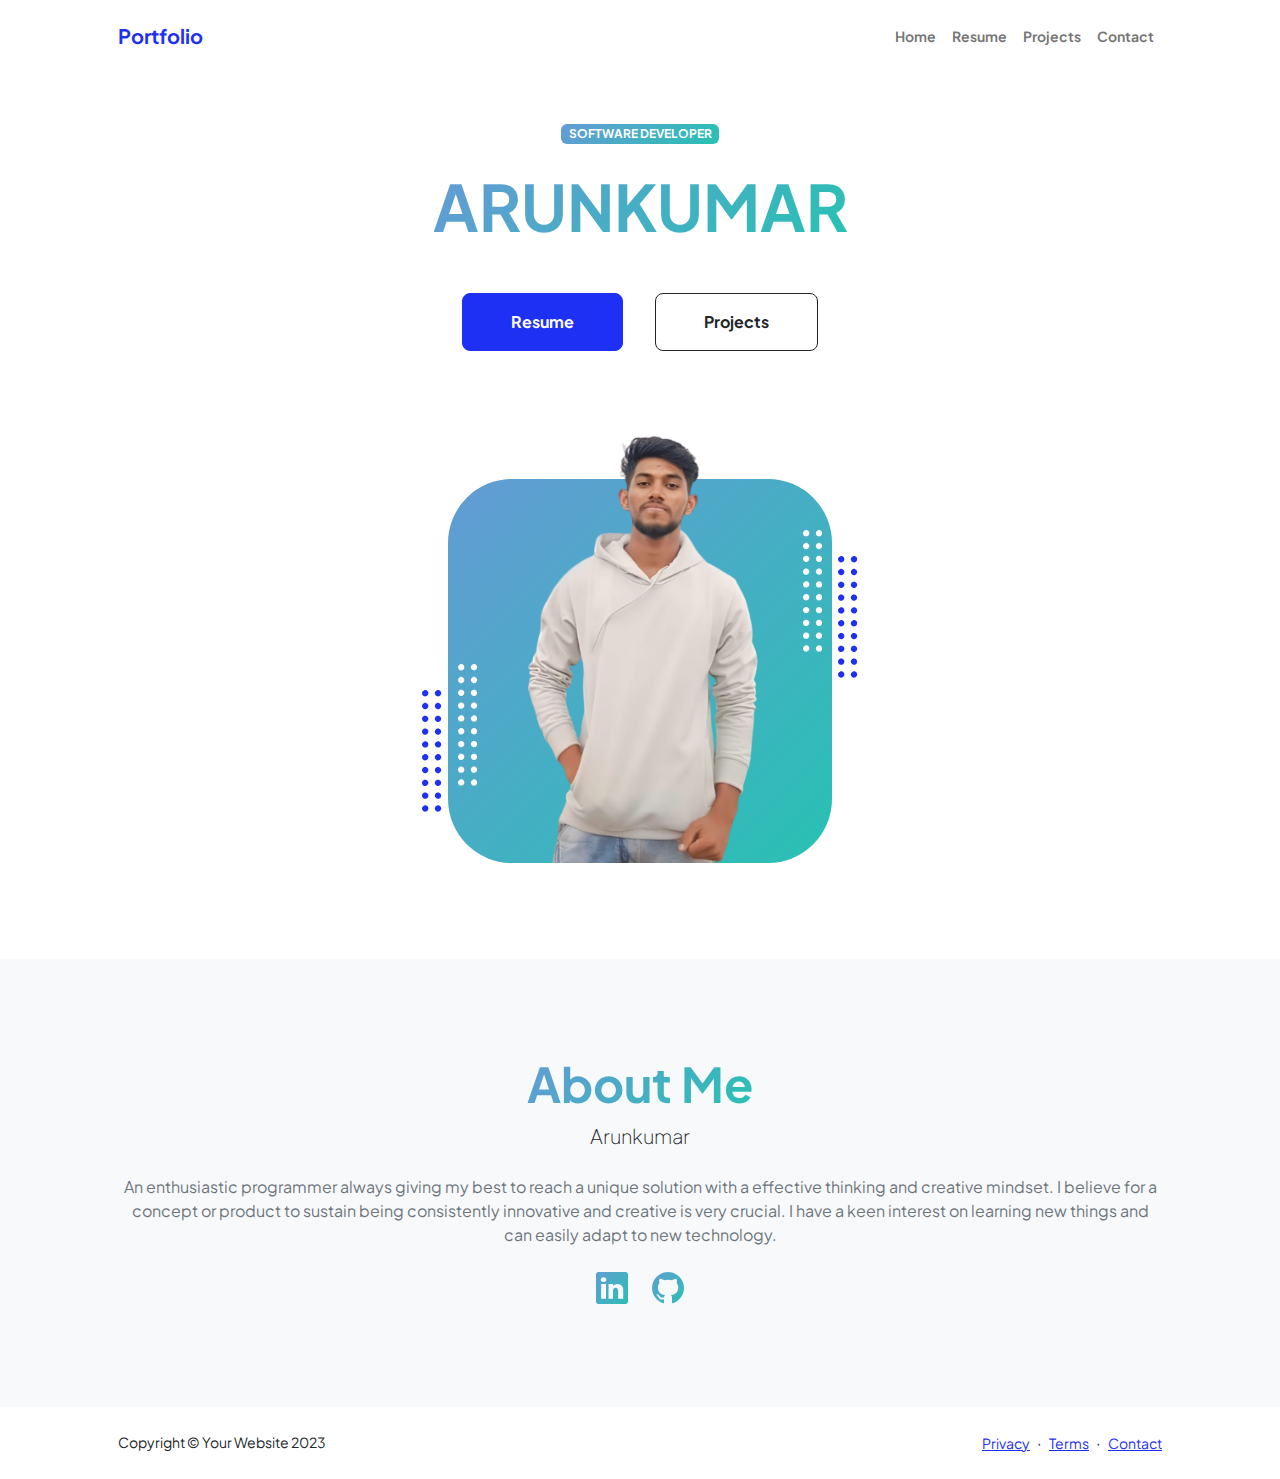
<file: index.html>
<!DOCTYPE html>
<html lang="en">
    <head>
        <meta charset="utf-8" />
        <meta name="viewport" content="width=device-width, initial-scale=1, shrink-to-fit=no" />
        <meta name="description" content="" />
        <meta name="author" content="" />
        <title>Arunkumar</title>
        <!-- Favicon-->
        <link rel="icon" type="image/x-icon" href="assets/favicon.ico" />
        <!-- Custom Google font-->
        <link rel="preconnect" href="https://fonts.googleapis.com" />
        <link rel="preconnect" href="https://fonts.gstatic.com" crossorigin />
        <link href="https://fonts.googleapis.com/css2?family=Plus+Jakarta+Sans:wght@100;200;300;400;500;600;700;800;900&amp;display=swap" rel="stylesheet" />
        <!-- Bootstrap icons-->
        <link href="https://cdn.jsdelivr.net/npm/bootstrap-icons@1.8.1/font/bootstrap-icons.css" rel="stylesheet" />
        <!-- Core theme CSS (includes Bootstrap)-->
        <link href="css/styles.css" rel="stylesheet" />
    </head>
    <body class="d-flex flex-column h-100">
        <main class="flex-shrink-0">
            <!-- Navigation-->
            <nav class="navbar navbar-expand-lg navbar-light bg-white py-3">
                <div class="container px-5">
                    <a class="navbar-brand" href="index.html"><span class="fw-bolder text-primary">Portfolio </span></a>
                    <button class="navbar-toggler" type="button" data-bs-toggle="collapse" data-bs-target="#navbarSupportedContent" aria-controls="navbarSupportedContent" aria-expanded="false" aria-label="Toggle navigation"><span class="navbar-toggler-icon"></span></button>
                    <div class="collapse navbar-collapse" id="navbarSupportedContent">
                        <ul class="navbar-nav ms-auto mb-2 mb-lg-0 small fw-bolder">
                            <li class="nav-item"><a class="nav-link" href="index.html">Home</a></li>
                            <li class="nav-item"><a class="nav-link" href="resume.html">Resume</a></li>
                            <li class="nav-item"><a class="nav-link" href="projects.html">Projects</a></li>
                            <li class="nav-item"><a class="nav-link" href="contact.html">Contact</a></li>
                        </ul>
                    </div>
                </div>
            </nav>
            <!-- Header-->
            <header class="py-5">
                <div class="container px-5 pb-5">
                    <div class="row gx-5 align-items-center">
                        <div class="col-xxl-5">
                            <!-- Header text content-->
                            <div class="text-center text-xxl-start">
                                <div class="badge bg-gradient-primary-to-secondary text-white mb-4"><div class="text-uppercase">Software Developer</div></div>
                                <!-- <div class="fs-3 fw-light text-muted">I can help your business to</div> -->
                                <h1 class="display-3 fw-bolder mb-5"><span class="text-gradient d-inline">ARUNKUMAR</span></h1>
                                <div class="d-grid gap-3 d-sm-flex justify-content-sm-center justify-content-xxl-start mb-3">
                                    <a class="btn btn-primary btn-lg px-5 py-3 me-sm-3 fs-6 fw-bolder" href="resume.html">Resume</a>
                                    <a class="btn btn-outline-dark btn-lg px-5 py-3 fs-6 fw-bolder" href="projects.html">Projects</a>
                                </div>
                            </div>
                        </div>
                        <div class="col-xxl-7">
                            <!-- Header profile picture-->
                            <div class="d-flex justify-content-center mt-5 mt-xxl-0">
                                <div class="profile bg-gradient-primary-to-secondary">
                                    <!-- TIP: For best results, use a photo with a transparent background like the demo example below-->
                                    <!-- Watch a tutorial on how to do this on YouTube (link)-->
                                    <img class="profile-img" src="assets/arun-removebg-preview.png" alt="..." />
                                    <div class="dots-1">
                                        <!-- SVG Dots-->
                                        <svg version="1.1" xmlns="http://www.w3.org/2000/svg" xmlns:xlink="http://www.w3.org/1999/xlink" x="0px" y="0px" viewBox="0 0 191.6 1215.4" style="enable-background: new 0 0 191.6 1215.4" xml:space="preserve">
                                            <g transform="translate(0.000000,1280.000000) scale(0.100000,-0.100000)">
                                                <path d="M227.7,12788.6c-105-35-200-141-222-248c-43-206,163-412,369-369c155,32,275,190,260,339c-11,105-90,213-190,262        C383.7,12801.6,289.7,12808.6,227.7,12788.6z"></path>
                                                <path d="M1507.7,12788.6c-151-50-253-216-222-362c25-119,136-230,254-255c194-41,395,142,375,339c-11,105-90,213-190,262        C1663.7,12801.6,1569.7,12808.6,1507.7,12788.6z"></path>
                                                <path d="M227.7,11508.6c-105-35-200-141-222-248c-43-206,163-412,369-369c155,32,275,190,260,339c-11,105-90,213-190,262        C383.7,11521.6,289.7,11528.6,227.7,11508.6z"></path>
                                                <path d="M1507.7,11508.6c-151-50-253-216-222-362c25-119,136-230,254-255c194-41,395,142,375,339c-11,105-90,213-190,262        C1663.7,11521.6,1569.7,11528.6,1507.7,11508.6z"></path>
                                                <path d="M227.7,10228.6c-105-35-200-141-222-248c-43-206,163-412,369-369c155,32,275,190,260,339c-11,105-90,213-190,262        C383.7,10241.6,289.7,10248.6,227.7,10228.6z"></path>
                                                <path d="M1507.7,10228.6c-105-35-200-141-222-248c-43-206,163-412,369-369c155,32,275,190,260,339c-11,105-90,213-190,262        C1663.7,10241.6,1569.7,10248.6,1507.7,10228.6z"></path>
                                                <path d="M227.7,8948.6c-105-35-200-141-222-248c-43-206,163-412,369-369c155,32,275,190,260,339c-11,105-90,213-190,262        C383.7,8961.6,289.7,8968.6,227.7,8948.6z"></path>
                                                <path d="M1507.7,8948.6c-105-35-200-141-222-248c-43-206,163-412,369-369c155,32,275,190,260,339c-11,105-90,213-190,262        C1663.7,8961.6,1569.7,8968.6,1507.7,8948.6z"></path>
                                                <path d="M227.7,7668.6c-105-35-200-141-222-248c-43-206,163-412,369-369c155,32,275,190,260,339c-11,105-90,213-190,262        C383.7,7681.6,289.7,7688.6,227.7,7668.6z"></path>
                                                <path d="M1507.7,7668.6c-105-35-200-141-222-248c-43-206,163-412,369-369c155,32,275,190,260,339c-11,105-90,213-190,262        C1663.7,7681.6,1569.7,7688.6,1507.7,7668.6z"></path>
                                                <path d="M227.7,6388.6c-105-35-200-141-222-248c-43-206,163-412,369-369c155,32,275,190,260,339c-11,105-90,213-190,262        C383.7,6401.6,289.7,6408.6,227.7,6388.6z"></path>
                                                <path d="M1507.7,6388.6c-105-35-200-141-222-248c-43-206,163-412,369-369c155,32,275,190,260,339c-11,105-90,213-190,262        C1663.7,6401.6,1569.7,6408.6,1507.7,6388.6z"></path>
                                                <path d="M227.7,5108.6c-105-35-200-141-222-248c-43-206,163-412,369-369c155,32,275,190,260,339c-11,105-90,213-190,262        C383.7,5121.6,289.7,5128.6,227.7,5108.6z"></path>
                                                <path d="M1507.7,5108.6c-105-35-200-141-222-248c-43-206,163-412,369-369c155,32,275,190,260,339c-11,105-90,213-190,262        C1663.7,5121.6,1569.7,5128.6,1507.7,5108.6z"></path>
                                                <path d="M227.7,3828.6c-105-35-200-141-222-248c-43-206,163-412,369-369c155,32,275,190,260,339c-11,105-90,213-190,262        C383.7,3841.6,289.7,3848.6,227.7,3828.6z"></path>
                                                <path d="M1507.7,3828.6c-105-35-200-141-222-248c-43-206,163-412,369-369c155,32,275,190,260,339c-11,105-90,213-190,262        C1663.7,3841.6,1569.7,3848.6,1507.7,3828.6z"></path>
                                                <path d="M227.7,2548.6c-105-35-200-141-222-248c-43-206,163-412,369-369c155,32,275,190,260,339c-11,105-90,213-190,262        C383.7,2561.6,289.7,2568.6,227.7,2548.6z"></path>
                                                <path d="M1507.7,2548.6c-105-35-200-141-222-248c-43-206,163-412,369-369c155,32,275,190,260,339c-11,105-90,213-190,262        C1663.7,2561.6,1569.7,2568.6,1507.7,2548.6z"></path>
                                                <path d="M227.7,1268.6c-105-35-200-141-222-248c-43-206,163-412,369-369c155,32,275,190,260,339c-11,105-90,213-190,262        C383.7,1281.6,289.7,1288.6,227.7,1268.6z"></path>
                                                <path d="M1507.7,1268.6c-105-35-200-141-222-248c-43-206,163-412,369-369c155,32,275,190,260,339c-11,105-90,213-190,262        C1663.7,1281.6,1569.7,1288.6,1507.7,1268.6z"></path>
                                            </g>
                                        </svg>
                                        <!-- END of SVG dots-->
                                    </div>
                                    <div class="dots-2">
                                        <!-- SVG Dots-->
                                        <svg version="1.1" xmlns="http://www.w3.org/2000/svg" xmlns:xlink="http://www.w3.org/1999/xlink" x="0px" y="0px" viewBox="0 0 191.6 1215.4" style="enable-background: new 0 0 191.6 1215.4" xml:space="preserve">
                                            <g transform="translate(0.000000,1280.000000) scale(0.100000,-0.100000)">
                                                <path d="M227.7,12788.6c-105-35-200-141-222-248c-43-206,163-412,369-369c155,32,275,190,260,339c-11,105-90,213-190,262        C383.7,12801.6,289.7,12808.6,227.7,12788.6z"></path>
                                                <path d="M1507.7,12788.6c-151-50-253-216-222-362c25-119,136-230,254-255c194-41,395,142,375,339c-11,105-90,213-190,262        C1663.7,12801.6,1569.7,12808.6,1507.7,12788.6z"></path>
                                                <path d="M227.7,11508.6c-105-35-200-141-222-248c-43-206,163-412,369-369c155,32,275,190,260,339c-11,105-90,213-190,262        C383.7,11521.6,289.7,11528.6,227.7,11508.6z"></path>
                                                <path d="M1507.7,11508.6c-151-50-253-216-222-362c25-119,136-230,254-255c194-41,395,142,375,339c-11,105-90,213-190,262        C1663.7,11521.6,1569.7,11528.6,1507.7,11508.6z"></path>
                                                <path d="M227.7,10228.6c-105-35-200-141-222-248c-43-206,163-412,369-369c155,32,275,190,260,339c-11,105-90,213-190,262        C383.7,10241.6,289.7,10248.6,227.7,10228.6z"></path>
                                                <path d="M1507.7,10228.6c-105-35-200-141-222-248c-43-206,163-412,369-369c155,32,275,190,260,339c-11,105-90,213-190,262        C1663.7,10241.6,1569.7,10248.6,1507.7,10228.6z"></path>
                                                <path d="M227.7,8948.6c-105-35-200-141-222-248c-43-206,163-412,369-369c155,32,275,190,260,339c-11,105-90,213-190,262        C383.7,8961.6,289.7,8968.6,227.7,8948.6z"></path>
                                                <path d="M1507.7,8948.6c-105-35-200-141-222-248c-43-206,163-412,369-369c155,32,275,190,260,339c-11,105-90,213-190,262        C1663.7,8961.6,1569.7,8968.6,1507.7,8948.6z"></path>
                                                <path d="M227.7,7668.6c-105-35-200-141-222-248c-43-206,163-412,369-369c155,32,275,190,260,339c-11,105-90,213-190,262        C383.7,7681.6,289.7,7688.6,227.7,7668.6z"></path>
                                                <path d="M1507.7,7668.6c-105-35-200-141-222-248c-43-206,163-412,369-369c155,32,275,190,260,339c-11,105-90,213-190,262        C1663.7,7681.6,1569.7,7688.6,1507.7,7668.6z"></path>
                                                <path d="M227.7,6388.6c-105-35-200-141-222-248c-43-206,163-412,369-369c155,32,275,190,260,339c-11,105-90,213-190,262        C383.7,6401.6,289.7,6408.6,227.7,6388.6z"></path>
                                                <path d="M1507.7,6388.6c-105-35-200-141-222-248c-43-206,163-412,369-369c155,32,275,190,260,339c-11,105-90,213-190,262        C1663.7,6401.6,1569.7,6408.6,1507.7,6388.6z"></path>
                                                <path d="M227.7,5108.6c-105-35-200-141-222-248c-43-206,163-412,369-369c155,32,275,190,260,339c-11,105-90,213-190,262        C383.7,5121.6,289.7,5128.6,227.7,5108.6z"></path>
                                                <path d="M1507.7,5108.6c-105-35-200-141-222-248c-43-206,163-412,369-369c155,32,275,190,260,339c-11,105-90,213-190,262        C1663.7,5121.6,1569.7,5128.6,1507.7,5108.6z"></path>
                                                <path d="M227.7,3828.6c-105-35-200-141-222-248c-43-206,163-412,369-369c155,32,275,190,260,339c-11,105-90,213-190,262        C383.7,3841.6,289.7,3848.6,227.7,3828.6z"></path>
                                                <path d="M1507.7,3828.6c-105-35-200-141-222-248c-43-206,163-412,369-369c155,32,275,190,260,339c-11,105-90,213-190,262        C1663.7,3841.6,1569.7,3848.6,1507.7,3828.6z"></path>
                                                <path d="M227.7,2548.6c-105-35-200-141-222-248c-43-206,163-412,369-369c155,32,275,190,260,339c-11,105-90,213-190,262        C383.7,2561.6,289.7,2568.6,227.7,2548.6z"></path>
                                                <path d="M1507.7,2548.6c-105-35-200-141-222-248c-43-206,163-412,369-369c155,32,275,190,260,339c-11,105-90,213-190,262        C1663.7,2561.6,1569.7,2568.6,1507.7,2548.6z"></path>
                                                <path d="M227.7,1268.6c-105-35-200-141-222-248c-43-206,163-412,369-369c155,32,275,190,260,339c-11,105-90,213-190,262        C383.7,1281.6,289.7,1288.6,227.7,1268.6z"></path>
                                                <path d="M1507.7,1268.6c-105-35-200-141-222-248c-43-206,163-412,369-369c155,32,275,190,260,339c-11,105-90,213-190,262        C1663.7,1281.6,1569.7,1288.6,1507.7,1268.6z"></path>
                                            </g>
                                        </svg>
                                        <!-- END of SVG dots-->
                                    </div>
                                    <div class="dots-3">
                                        <!-- SVG Dots-->
                                        <svg version="1.1" xmlns="http://www.w3.org/2000/svg" xmlns:xlink="http://www.w3.org/1999/xlink" x="0px" y="0px" viewBox="0 0 191.6 1215.4" style="enable-background: new 0 0 191.6 1215.4" xml:space="preserve">
                                            <g transform="translate(0.000000,1280.000000) scale(0.100000,-0.100000)">
                                                <path d="M227.7,12788.6c-105-35-200-141-222-248c-43-206,163-412,369-369c155,32,275,190,260,339c-11,105-90,213-190,262        C383.7,12801.6,289.7,12808.6,227.7,12788.6z"></path>
                                                <path d="M1507.7,12788.6c-151-50-253-216-222-362c25-119,136-230,254-255c194-41,395,142,375,339c-11,105-90,213-190,262        C1663.7,12801.6,1569.7,12808.6,1507.7,12788.6z"></path>
                                                <path d="M227.7,11508.6c-105-35-200-141-222-248c-43-206,163-412,369-369c155,32,275,190,260,339c-11,105-90,213-190,262        C383.7,11521.6,289.7,11528.6,227.7,11508.6z"></path>
                                                <path d="M1507.7,11508.6c-151-50-253-216-222-362c25-119,136-230,254-255c194-41,395,142,375,339c-11,105-90,213-190,262        C1663.7,11521.6,1569.7,11528.6,1507.7,11508.6z"></path>
                                                <path d="M227.7,10228.6c-105-35-200-141-222-248c-43-206,163-412,369-369c155,32,275,190,260,339c-11,105-90,213-190,262        C383.7,10241.6,289.7,10248.6,227.7,10228.6z"></path>
                                                <path d="M1507.7,10228.6c-105-35-200-141-222-248c-43-206,163-412,369-369c155,32,275,190,260,339c-11,105-90,213-190,262        C1663.7,10241.6,1569.7,10248.6,1507.7,10228.6z"></path>
                                                <path d="M227.7,8948.6c-105-35-200-141-222-248c-43-206,163-412,369-369c155,32,275,190,260,339c-11,105-90,213-190,262        C383.7,8961.6,289.7,8968.6,227.7,8948.6z"></path>
                                                <path d="M1507.7,8948.6c-105-35-200-141-222-248c-43-206,163-412,369-369c155,32,275,190,260,339c-11,105-90,213-190,262        C1663.7,8961.6,1569.7,8968.6,1507.7,8948.6z"></path>
                                                <path d="M227.7,7668.6c-105-35-200-141-222-248c-43-206,163-412,369-369c155,32,275,190,260,339c-11,105-90,213-190,262        C383.7,7681.6,289.7,7688.6,227.7,7668.6z"></path>
                                                <path d="M1507.7,7668.6c-105-35-200-141-222-248c-43-206,163-412,369-369c155,32,275,190,260,339c-11,105-90,213-190,262        C1663.7,7681.6,1569.7,7688.6,1507.7,7668.6z"></path>
                                                <path d="M227.7,6388.6c-105-35-200-141-222-248c-43-206,163-412,369-369c155,32,275,190,260,339c-11,105-90,213-190,262        C383.7,6401.6,289.7,6408.6,227.7,6388.6z"></path>
                                                <path d="M1507.7,6388.6c-105-35-200-141-222-248c-43-206,163-412,369-369c155,32,275,190,260,339c-11,105-90,213-190,262        C1663.7,6401.6,1569.7,6408.6,1507.7,6388.6z"></path>
                                                <path d="M227.7,5108.6c-105-35-200-141-222-248c-43-206,163-412,369-369c155,32,275,190,260,339c-11,105-90,213-190,262        C383.7,5121.6,289.7,5128.6,227.7,5108.6z"></path>
                                                <path d="M1507.7,5108.6c-105-35-200-141-222-248c-43-206,163-412,369-369c155,32,275,190,260,339c-11,105-90,213-190,262        C1663.7,5121.6,1569.7,5128.6,1507.7,5108.6z"></path>
                                                <path d="M227.7,3828.6c-105-35-200-141-222-248c-43-206,163-412,369-369c155,32,275,190,260,339c-11,105-90,213-190,262        C383.7,3841.6,289.7,3848.6,227.7,3828.6z"></path>
                                                <path d="M1507.7,3828.6c-105-35-200-141-222-248c-43-206,163-412,369-369c155,32,275,190,260,339c-11,105-90,213-190,262        C1663.7,3841.6,1569.7,3848.6,1507.7,3828.6z"></path>
                                                <path d="M227.7,2548.6c-105-35-200-141-222-248c-43-206,163-412,369-369c155,32,275,190,260,339c-11,105-90,213-190,262        C383.7,2561.6,289.7,2568.6,227.7,2548.6z"></path>
                                                <path d="M1507.7,2548.6c-105-35-200-141-222-248c-43-206,163-412,369-369c155,32,275,190,260,339c-11,105-90,213-190,262        C1663.7,2561.6,1569.7,2568.6,1507.7,2548.6z"></path>
                                                <path d="M227.7,1268.6c-105-35-200-141-222-248c-43-206,163-412,369-369c155,32,275,190,260,339c-11,105-90,213-190,262        C383.7,1281.6,289.7,1288.6,227.7,1268.6z"></path>
                                                <path d="M1507.7,1268.6c-105-35-200-141-222-248c-43-206,163-412,369-369c155,32,275,190,260,339c-11,105-90,213-190,262        C1663.7,1281.6,1569.7,1288.6,1507.7,1268.6z"></path>
                                            </g>
                                        </svg>
                                        <!-- END of SVG dots-->
                                    </div>
                                    <div class="dots-4">
                                        <!-- SVG Dots-->
                                        <svg version="1.1" xmlns="http://www.w3.org/2000/svg" xmlns:xlink="http://www.w3.org/1999/xlink" x="0px" y="0px" viewBox="0 0 191.6 1215.4" style="enable-background: new 0 0 191.6 1215.4" xml:space="preserve">
                                            <g transform="translate(0.000000,1280.000000) scale(0.100000,-0.100000)">
                                                <path d="M227.7,12788.6c-105-35-200-141-222-248c-43-206,163-412,369-369c155,32,275,190,260,339c-11,105-90,213-190,262        C383.7,12801.6,289.7,12808.6,227.7,12788.6z"></path>
                                                <path d="M1507.7,12788.6c-151-50-253-216-222-362c25-119,136-230,254-255c194-41,395,142,375,339c-11,105-90,213-190,262        C1663.7,12801.6,1569.7,12808.6,1507.7,12788.6z"></path>
                                                <path d="M227.7,11508.6c-105-35-200-141-222-248c-43-206,163-412,369-369c155,32,275,190,260,339c-11,105-90,213-190,262        C383.7,11521.6,289.7,11528.6,227.7,11508.6z"></path>
                                                <path d="M1507.7,11508.6c-151-50-253-216-222-362c25-119,136-230,254-255c194-41,395,142,375,339c-11,105-90,213-190,262        C1663.7,11521.6,1569.7,11528.6,1507.7,11508.6z"></path>
                                                <path d="M227.7,10228.6c-105-35-200-141-222-248c-43-206,163-412,369-369c155,32,275,190,260,339c-11,105-90,213-190,262        C383.7,10241.6,289.7,10248.6,227.7,10228.6z"></path>
                                                <path d="M1507.7,10228.6c-105-35-200-141-222-248c-43-206,163-412,369-369c155,32,275,190,260,339c-11,105-90,213-190,262        C1663.7,10241.6,1569.7,10248.6,1507.7,10228.6z"></path>
                                                <path d="M227.7,8948.6c-105-35-200-141-222-248c-43-206,163-412,369-369c155,32,275,190,260,339c-11,105-90,213-190,262        C383.7,8961.6,289.7,8968.6,227.7,8948.6z"></path>
                                                <path d="M1507.7,8948.6c-105-35-200-141-222-248c-43-206,163-412,369-369c155,32,275,190,260,339c-11,105-90,213-190,262        C1663.7,8961.6,1569.7,8968.6,1507.7,8948.6z"></path>
                                                <path d="M227.7,7668.6c-105-35-200-141-222-248c-43-206,163-412,369-369c155,32,275,190,260,339c-11,105-90,213-190,262        C383.7,7681.6,289.7,7688.6,227.7,7668.6z"></path>
                                                <path d="M1507.7,7668.6c-105-35-200-141-222-248c-43-206,163-412,369-369c155,32,275,190,260,339c-11,105-90,213-190,262        C1663.7,7681.6,1569.7,7688.6,1507.7,7668.6z"></path>
                                                <path d="M227.7,6388.6c-105-35-200-141-222-248c-43-206,163-412,369-369c155,32,275,190,260,339c-11,105-90,213-190,262        C383.7,6401.6,289.7,6408.6,227.7,6388.6z"></path>
                                                <path d="M1507.7,6388.6c-105-35-200-141-222-248c-43-206,163-412,369-369c155,32,275,190,260,339c-11,105-90,213-190,262        C1663.7,6401.6,1569.7,6408.6,1507.7,6388.6z"></path>
                                                <path d="M227.7,5108.6c-105-35-200-141-222-248c-43-206,163-412,369-369c155,32,275,190,260,339c-11,105-90,213-190,262        C383.7,5121.6,289.7,5128.6,227.7,5108.6z"></path>
                                                <path d="M1507.7,5108.6c-105-35-200-141-222-248c-43-206,163-412,369-369c155,32,275,190,260,339c-11,105-90,213-190,262        C1663.7,5121.6,1569.7,5128.6,1507.7,5108.6z"></path>
                                                <path d="M227.7,3828.6c-105-35-200-141-222-248c-43-206,163-412,369-369c155,32,275,190,260,339c-11,105-90,213-190,262        C383.7,3841.6,289.7,3848.6,227.7,3828.6z"></path>
                                                <path d="M1507.7,3828.6c-105-35-200-141-222-248c-43-206,163-412,369-369c155,32,275,190,260,339c-11,105-90,213-190,262        C1663.7,3841.6,1569.7,3848.6,1507.7,3828.6z"></path>
                                                <path d="M227.7,2548.6c-105-35-200-141-222-248c-43-206,163-412,369-369c155,32,275,190,260,339c-11,105-90,213-190,262        C383.7,2561.6,289.7,2568.6,227.7,2548.6z"></path>
                                                <path d="M1507.7,2548.6c-105-35-200-141-222-248c-43-206,163-412,369-369c155,32,275,190,260,339c-11,105-90,213-190,262        C1663.7,2561.6,1569.7,2568.6,1507.7,2548.6z"></path>
                                                <path d="M227.7,1268.6c-105-35-200-141-222-248c-43-206,163-412,369-369c155,32,275,190,260,339c-11,105-90,213-190,262        C383.7,1281.6,289.7,1288.6,227.7,1268.6z"></path>
                                                <path d="M1507.7,1268.6c-105-35-200-141-222-248c-43-206,163-412,369-369c155,32,275,190,260,339c-11,105-90,213-190,262        C1663.7,1281.6,1569.7,1288.6,1507.7,1268.6z"></path>
                                            </g>
                                        </svg>
                                        <!-- END of SVG dots-->
                                    </div>
                                </div>
                            </div>
                        </div>
                    </div>
                </div>
            </header>
            <!-- About Section-->
            <section class="bg-light py-5">
                <div class="container px-5">
                    <div class="row gx-5 justify-content-center">
                        <div class="col-xxl-8">
                            <div class="text-center my-5">
                                <h2 class="display-5 fw-bolder"><span class="text-gradient d-inline">About Me</span></h2>
                                <p class="lead fw-light mb-4">Arunkumar</p>
                                <p class="text-muted">An enthusiastic programmer always giving my best to reach a unique solution with a effective thinking and creative mindset. I believe for a concept or product to sustain being consistently innovative and creative is very crucial. I have a keen interest on learning new things and can easily adapt to new technology.</p>
                                <div class="d-flex justify-content-center fs-2 gap-4">
                                    <!-- <a class="text-gradient" href="#!"><i class="bi bi-twitter"></i></a> -->
                                    <a class="text-gradient" href="https://www.linkedin.com/in/arunkumar-rathod-4853a7260"><i class="bi bi-linkedin"></i></a>
                                    <a class="text-gradient" href="https://github.com/ArunKumar-Rathod/ArunKumar-Rathod"><i class="bi bi-github"></i></a>
                                </div>
                            </div>
                        </div>
                    </div>
                </div>
            </section>
        </main>
        <!-- Footer-->
        <footer class="bg-white py-4 mt-auto">
            <div class="container px-5">
                <div class="row align-items-center justify-content-between flex-column flex-sm-row">
                    <div class="col-auto"><div class="small m-0">Copyright &copy; Your Website 2023</div></div>
                    <div class="col-auto">
                        <a class="small" href="#!">Privacy</a>
                        <span class="mx-1">&middot;</span>
                        <a class="small" href="#!">Terms</a>
                        <span class="mx-1">&middot;</span>
                        <a class="small" href="#!">Contact</a>
                    </div>
                </div>
            </div>
        </footer>
        <!-- Bootstrap core JS-->
        <script src="https://cdn.jsdelivr.net/npm/bootstrap@5.2.3/dist/js/bootstrap.bundle.min.js"></script>
        <!-- Core theme JS-->
        <script src="js/scripts.js"></script>
    </body>
</html>
</file>
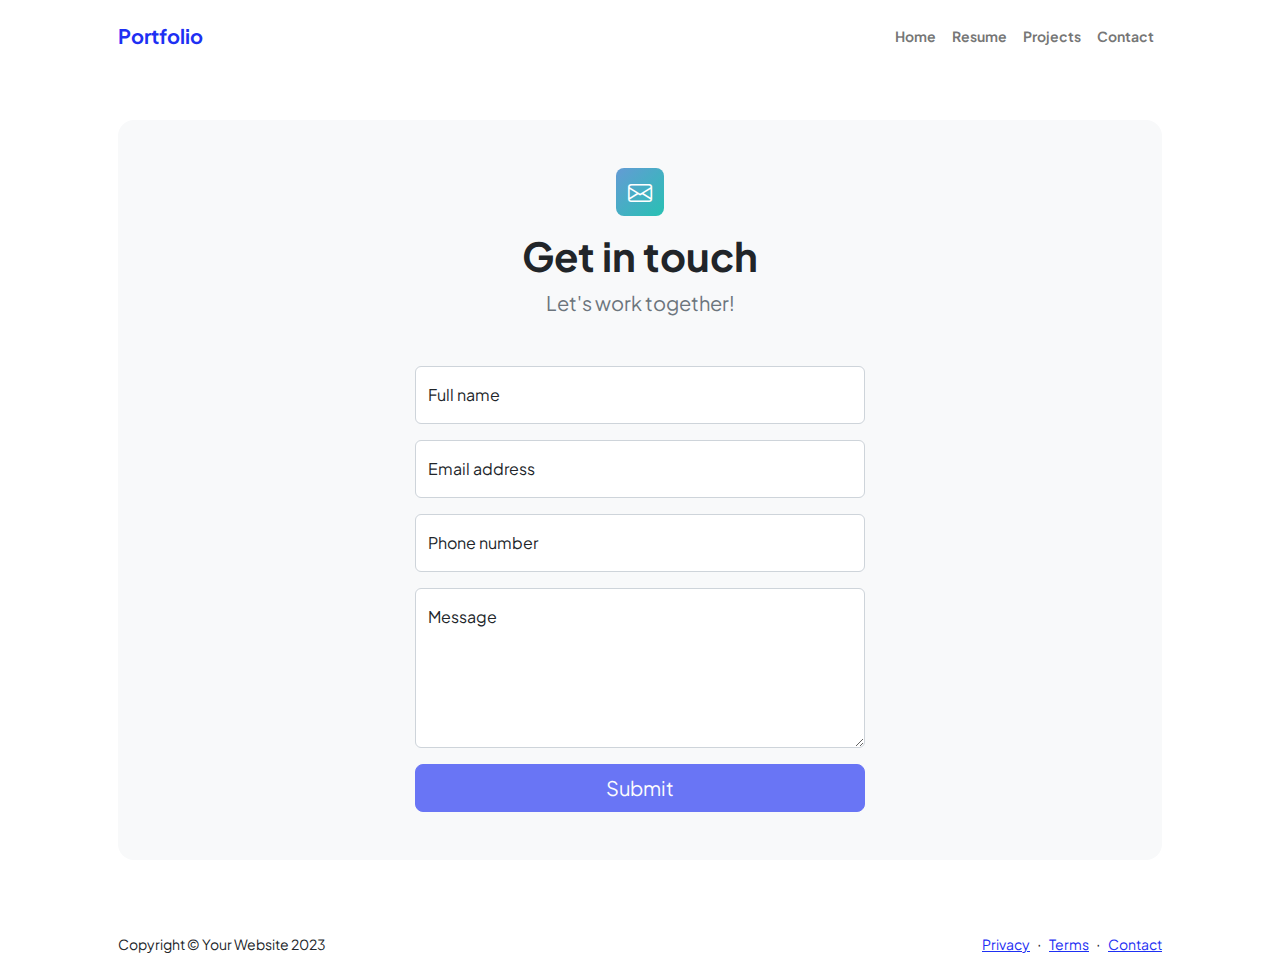
<file: contact.html>
<!DOCTYPE html>
<html lang="en">
    <head>
        <meta charset="utf-8" />
        <meta name="viewport" content="width=device-width, initial-scale=1, shrink-to-fit=no" />
        <meta name="description" content />
        <meta name="author" content />
        <title>Arunkumar</title>
        <!-- Favicon-->
        <link rel="icon" type="image/x-icon" href="assets/favicon.ico" />
        <!-- Custom Google font-->
        <link rel="preconnect" href="https://fonts.googleapis.com" />
        <link rel="preconnect" href="https://fonts.gstatic.com" crossorigin />
        <link href="https://fonts.googleapis.com/css2?family=Plus+Jakarta+Sans:wght@100;200;300;400;500;600;700;800;900&amp;display=swap" rel="stylesheet" />
        <!-- Bootstrap icons-->
        <link href="https://cdn.jsdelivr.net/npm/bootstrap-icons@1.8.1/font/bootstrap-icons.css" rel="stylesheet" />
        <!-- Core theme CSS (includes Bootstrap)-->
        <link href="css/styles.css" rel="stylesheet" />
    </head>
    <body class="d-flex flex-column">
        <main class="flex-shrink-0">
            <!-- Navigation-->
            <nav class="navbar navbar-expand-lg navbar-light bg-white py-3">
                <div class="container px-5">
                    <a class="navbar-brand" href="index.html"><span class="fw-bolder text-primary">Portfolio</span></a>
                    <button class="navbar-toggler" type="button" data-bs-toggle="collapse" data-bs-target="#navbarSupportedContent" aria-controls="navbarSupportedContent" aria-expanded="false" aria-label="Toggle navigation"><span class="navbar-toggler-icon"></span></button>
                    <div class="collapse navbar-collapse" id="navbarSupportedContent">
                        <ul class="navbar-nav ms-auto mb-2 mb-lg-0 small fw-bolder">
                            <li class="nav-item"><a class="nav-link" href="index.html">Home</a></li>
                            <li class="nav-item"><a class="nav-link" href="resume.html">Resume</a></li>
                            <li class="nav-item"><a class="nav-link" href="projects.html">Projects</a></li>
                            <li class="nav-item"><a class="nav-link" href="contact.html">Contact</a></li>
                        </ul>
                    </div>
                </div>
            </nav>
            <!-- Page content-->
            <section class="py-5">
                <div class="container px-5">
                    <!-- Contact form-->
                    <div class="bg-light rounded-4 py-5 px-4 px-md-5">
                        <div class="text-center mb-5">
                            <div class="feature bg-primary bg-gradient-primary-to-secondary text-white rounded-3 mb-3"><i class="bi bi-envelope"></i></div>
                            <h1 class="fw-bolder">Get in touch</h1>
                            <p class="lead fw-normal text-muted mb-0">Let's work together!</p>
                        </div>
                        <div class="row gx-5 justify-content-center">
                            <div class="col-lg-8 col-xl-6">
                                <!-- * * * * * * * * * * * * * * *-->
                                <!-- * * SB Forms Contact Form * *-->
                                <!-- * * * * * * * * * * * * * * *-->
                                <!-- This form is pre-integrated with SB Forms.-->
                                <!-- To make this form functional, sign up at-->
                                <!-- https://startbootstrap.com/solution/contact-forms-->
                                <!-- to get an API token!-->
                                <form id="contactForm" data-sb-form-api-token="cd653129-50d7-48e1-8cc0-876c73088809">
                                    <!-- Name input-->
                                    <div class="form-floating mb-3">
                                        <input class="form-control" id="name" type="text" placeholder="Enter your name..." data-sb-validations="required" />
                                        <label for="name">Full name</label>
                                        <div class="invalid-feedback" data-sb-feedback="name:required">A name is required.</div>
                                    </div>
                                    <!-- Email address input-->
                                    <div class="form-floating mb-3">
                                        <input class="form-control" id="email" type="email" placeholder="name@example.com" data-sb-validations="required,email" />
                                        <label for="email">Email address</label>
                                        <div class="invalid-feedback" data-sb-feedback="email:required">An email is required.</div>
                                        <div class="invalid-feedback" data-sb-feedback="email:email">Email is not valid.</div>
                                    </div>
                                    <!-- Phone number input-->
                                    <div class="form-floating mb-3">
                                        <input class="form-control" id="phone" type="tel" placeholder="(123) 456-7890" data-sb-validations="required" />
                                        <label for="phone">Phone number</label>
                                        <div class="invalid-feedback" data-sb-feedback="phone:required">A phone number is required.</div>
                                    </div>
                                    <!-- Message input-->
                                    <div class="form-floating mb-3">
                                        <textarea class="form-control" id="message" type="text" placeholder="Enter your message here..." style="height: 10rem" data-sb-validations="required"></textarea>
                                        <label for="message">Message</label>
                                        <div class="invalid-feedback" data-sb-feedback="message:required">A message is required.</div>
                                    </div>
                                    <!-- Submit success message-->
                                    <!---->
                                    <!-- This is what your users will see when the form-->
                                    <!-- has successfully submitted-->
                                    <div class="d-none" id="submitSuccessMessage">
                                        <div class="text-center mb-3">
                                            <div class="fw-bolder">Form submission successful!</div>
                                            <br />
                                        </div>
                                    </div>
                                    <!-- Submit error message-->
                                    <!---->
                                    <!-- This is what your users will see when there is-->
                                    <!-- an error submitting the form-->
                                    <div class="d-none" id="submitErrorMessage"><div class="text-center text-danger mb-3">Error sending message!</div></div>
                                    <!-- Submit Button-->
                                    <div class="d-grid"><button class="btn btn-primary btn-lg disabled" id="submitButton" type="submit">Submit</button></div>
                                </form>
                            </div>
                        </div>
                    </div>
                </div>
            </section>
        </main>
        <!-- Footer-->
        <footer class="bg-white py-4 mt-auto">
            <div class="container px-5">
                <div class="row align-items-center justify-content-between flex-column flex-sm-row">
                    <div class="col-auto"><div class="small m-0">Copyright &copy; Your Website 2023</div></div>
                    <div class="col-auto">
                        <a class="small" href="#!">Privacy</a>
                        <span class="mx-1">&middot;</span>
                        <a class="small" href="#!">Terms</a>
                        <span class="mx-1">&middot;</span>
                        <a class="small" href="#!">Contact</a>
                    </div>
                </div>
            </div>
        </footer>
        <!-- Bootstrap core JS-->
        <script src="https://cdn.jsdelivr.net/npm/bootstrap@5.2.3/dist/js/bootstrap.bundle.min.js"></script>
        <!-- Core theme JS-->
        <script src="js/scripts.js"></script>
        <!-- * * * * * * * * * * * * * * * * * * * * * * * * * * * * * * * * * * * * * * * *-->
        <!-- * *                               SB Forms JS                               * *-->
        <!-- * * Activate your form at https://startbootstrap.com/solution/contact-forms * *-->
        <!-- * * * * * * * * * * * * * * * * * * * * * * * * * * * * * * * * * * * * * * * *-->
        <script src="https://cdn.startbootstrap.com/sb-forms-latest.js"></script>
    </body>
</html>
</file>
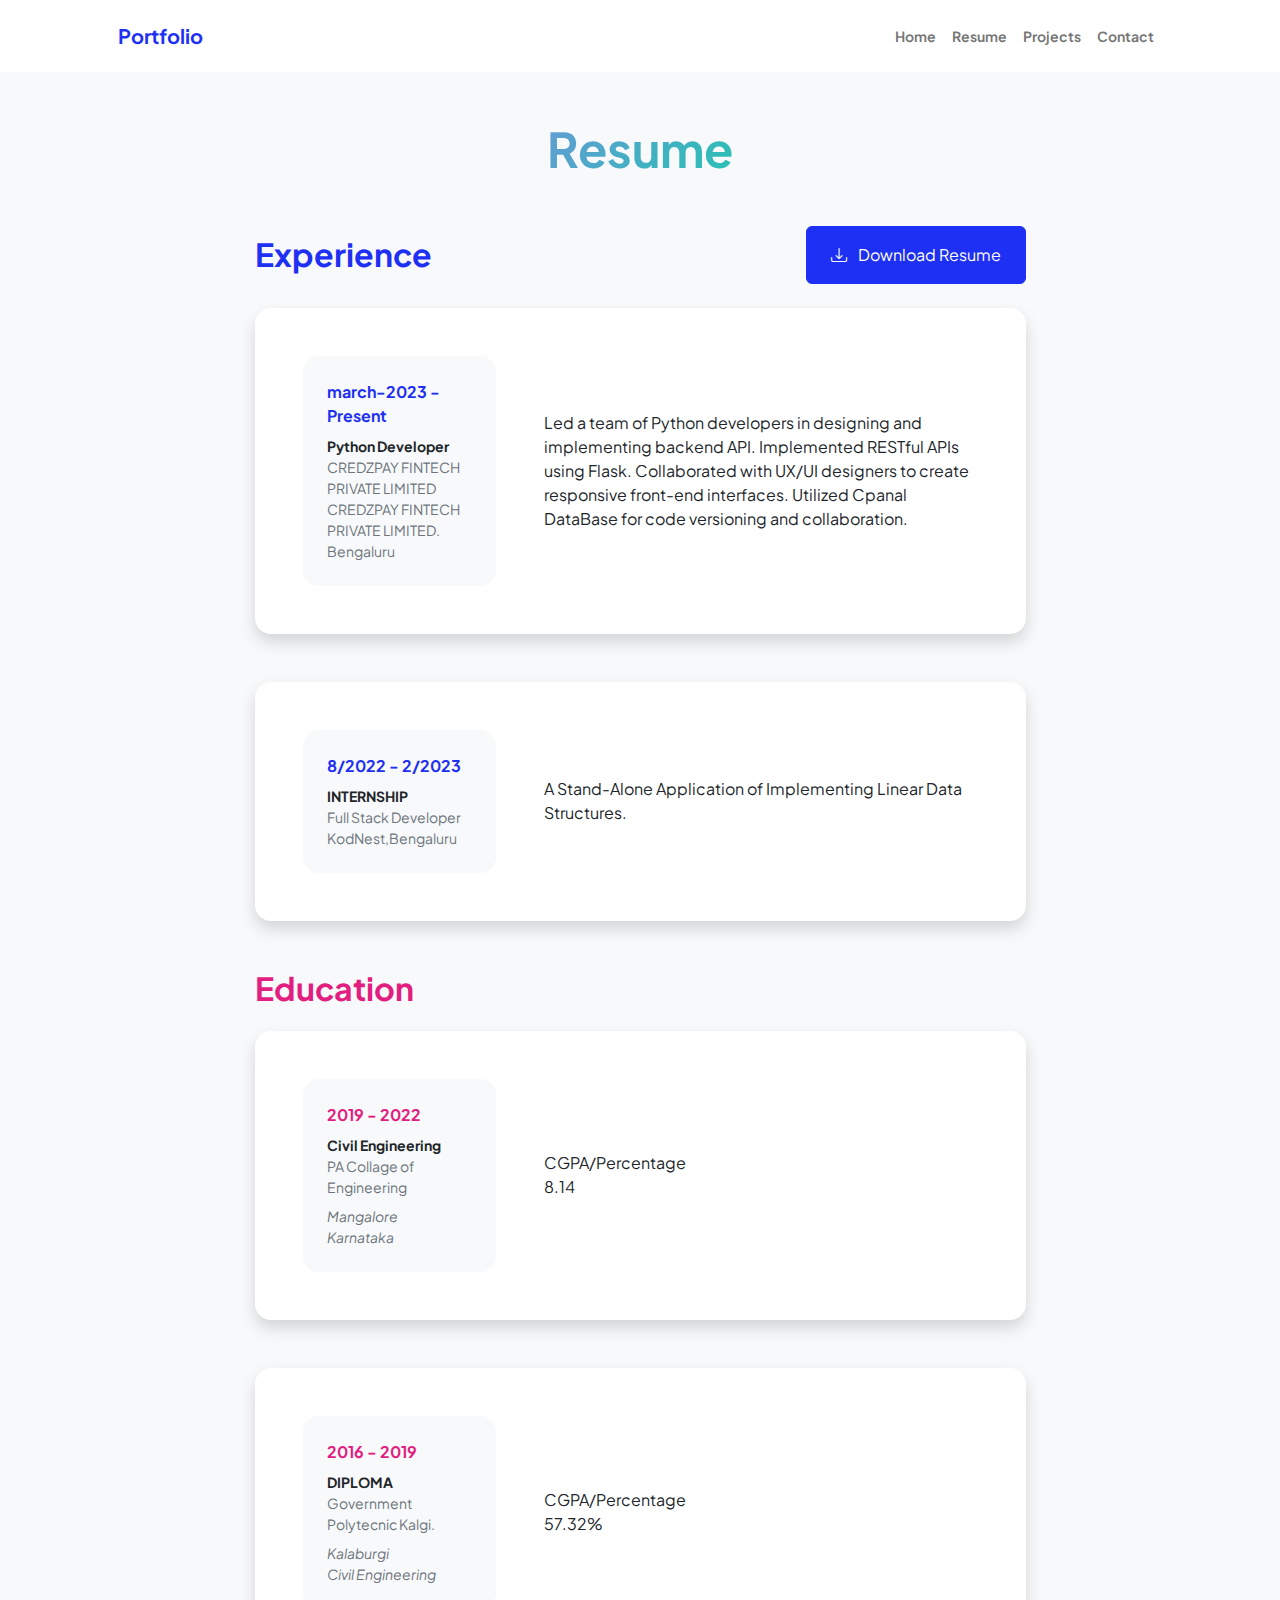
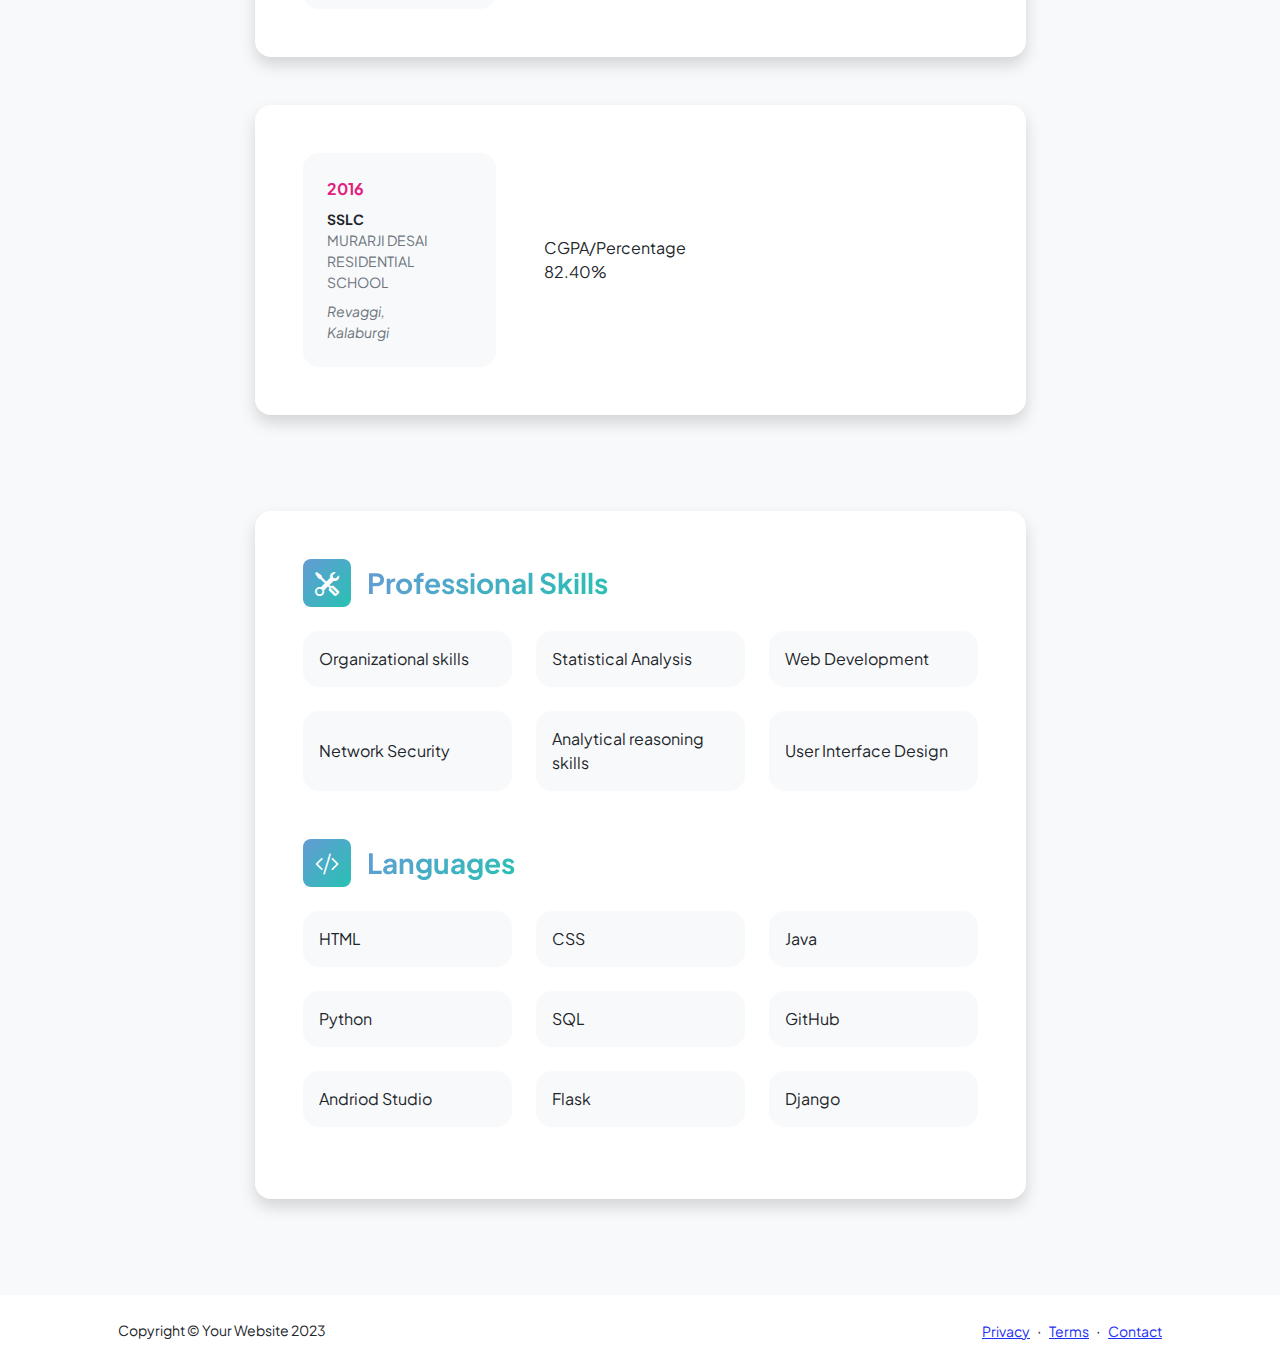
<file: resume.html>
<!DOCTYPE html>
<html lang="en">
    <head>
        <meta charset="utf-8" />
        <meta name="viewport" content="width=device-width, initial-scale=1, shrink-to-fit=no" />
        <meta name="description" content="" />
        <meta name="author" content="" />
        <title>Arunkumar</title>
        <!-- Favicon-->
        <link rel="icon" type="image/x-icon" href="assets/favicon.ico" />
        <!-- Custom Google font-->
        <link rel="preconnect" href="https://fonts.googleapis.com" />
        <link rel="preconnect" href="https://fonts.gstatic.com" crossorigin />
        <link href="https://fonts.googleapis.com/css2?family=Plus+Jakarta+Sans:wght@100;200;300;400;500;600;700;800;900&amp;display=swap" rel="stylesheet" />
        <!-- Bootstrap icons-->
        <link href="https://cdn.jsdelivr.net/npm/bootstrap-icons@1.8.1/font/bootstrap-icons.css" rel="stylesheet" />
        <!-- Core theme CSS (includes Bootstrap)-->
        <link href="css/styles.css" rel="stylesheet" />
    </head>
    <body class="d-flex flex-column h-100 bg-light">
        <main class="flex-shrink-0">
            <!-- Navigation-->
            <nav class="navbar navbar-expand-lg navbar-light bg-white py-3">
                <div class="container px-5">
                    <a class="navbar-brand" href="index.html"><span class="fw-bolder text-primary">Portfolio</span></a>
                    <button class="navbar-toggler" type="button" data-bs-toggle="collapse" data-bs-target="#navbarSupportedContent" aria-controls="navbarSupportedContent" aria-expanded="false" aria-label="Toggle navigation"><span class="navbar-toggler-icon"></span></button>
                    <div class="collapse navbar-collapse" id="navbarSupportedContent">
                        <ul class="navbar-nav ms-auto mb-2 mb-lg-0 small fw-bolder">
                            <li class="nav-item"><a class="nav-link" href="index.html">Home</a></li>
                            <li class="nav-item"><a class="nav-link" href="resume.html">Resume</a></li>
                            <li class="nav-item"><a class="nav-link" href="projects.html">Projects</a></li>
                            <li class="nav-item"><a class="nav-link" href="contact.html">Contact</a></li>
                        </ul>
                    </div>
                </div>
            </nav>
            <!-- Page Content-->
            <div class="container px-5 my-5">
                <div class="text-center mb-5">
                    <h1 class="display-5 fw-bolder mb-0"><span class="text-gradient d-inline">Resume</span></h1>
                </div>
                <div class="row gx-5 justify-content-center">
                    <div class="col-lg-11 col-xl-9 col-xxl-8">
                        <!-- Experience Section-->
                        <section>
                            <div class="d-flex align-items-center justify-content-between mb-4">
                                <h2 class="text-primary fw-bolder mb-0">Experience</h2>
                                <!-- Download resume button-->
                                <!-- Note: Set the link href target to a PDF file within your project-->
                                <a class="btn btn-primary px-4 py-3" href="assets/Arunkumar.pdf">
                                    <div class="d-inline-block bi bi-download me-2"></div>
                                    Download Resume
                                </a>
                            </div>
                            <!-- Experience Card 1-->
                            <div class="card shadow border-0 rounded-4 mb-5">
                                <div class="card-body p-5">
                                    <div class="row align-items-center gx-5">
                                        <div class="col text-center text-lg-start mb-4 mb-lg-0">
                                            <div class="bg-light p-4 rounded-4">
                                                <div class="text-primary fw-bolder mb-2">march-2023 - Present</div>
                                                <div class="small fw-bolder">Python Developer</div>
                                                <div class="small text-muted"> CREDZPAY FINTECH PRIVATE LIMITED
                                                    CREDZPAY FINTECH PRIVATE LIMITED.</div>
                                                <div class="small text-muted">Bengaluru</div>
                                            </div>
                                        </div>
                                        <div class="col-lg-8"><div>Led a team of Python developers in designing and implementing backend API. 
                                            Implemented RESTful APIs using Flask.
                                            Collaborated with UX/UI designers to create responsive front-end interfaces.
                                            Utilized Cpanal DataBase for code versioning and collaboration.</div></div>
                                    </div>
                                </div>
                            </div>
                            <!-- Experience Card 2-->
                            <div class="card shadow border-0 rounded-4 mb-5">
                                <div class="card-body p-5">
                                    <div class="row align-items-center gx-5">
                                        <div class="col text-center text-lg-start mb-4 mb-lg-0">
                                            <div class="bg-light p-4 rounded-4">
                                                <div class="text-primary fw-bolder mb-2">8/2022 - 2/2023</div>
                                                <div class="small fw-bolder">INTERNSHIP</div>
                                                <div class="small text-muted">Full Stack Developer</div>
                                                <div class="small text-muted">KodNest,Bengaluru</div>
                                            </div>
                                        </div>
                                        <div class="col-lg-8"><div>A Stand-Alone Application of Implementing Linear Data Structures.</div></div>
                                    </div>
                                </div>
                            </div>
                        </section>
                        <!-- Education Section-->
                        <section>
                            <h2 class="text-secondary fw-bolder mb-4">Education</h2>
                            <!-- Education Card 1-->
                            <div class="card shadow border-0 rounded-4 mb-5">
                                <div class="card-body p-5">
                                    <div class="row align-items-center gx-5">
                                        <div class="col text-center text-lg-start mb-4 mb-lg-0">
                                            <div class="bg-light p-4 rounded-4">
                                                <div class="text-secondary fw-bolder mb-2">2019 - 2022</div>
                                                <div class="mb-2">
                                                    <div class="small fw-bolder"> Civil Engineering</div>
                                                    <div class="small text-muted">PA Collage of Engineering</div>
                                                </div>
                                                <div class="fst-italic">
                                                    <div class="small text-muted">Mangalore</div>
                                                    <div class="small text-muted">Karnataka</div>
                                                </div>
                                            </div>
                                        </div>
                                        <div class="col-lg-8"><div>CGPA/Percentage<br>8.14</div></div>
                                    </div>
                                </div>
                            </div>
                            <!-- Education Card 2-->
                            <div class="card shadow border-0 rounded-4 mb-5">
                                <div class="card-body p-5">
                                    <div class="row align-items-center gx-5">
                                        <div class="col text-center text-lg-start mb-4 mb-lg-0">
                                            <div class="bg-light p-4 rounded-4">
                                                <div class="text-secondary fw-bolder mb-2">2016 - 2019</div>
                                                <div class="mb-2">
                                                    <div class="small fw-bolder">DIPLOMA</div>
                                                    <div class="small text-muted">Government Polytecnic Kalgi.</div>
                                                </div>
                                                <div class="fst-italic">
                                                    <div class="small text-muted">Kalaburgi</div>
                                                    <div class="small text-muted">Civil Engineering</div>
                                                </div>
                                            </div>
                                        </div>
                                        <div class="col-lg-8"><div>CGPA/Percentage<br>57.32%</div></div>
                                    </div>
                                </div>
                            </div>
                            <!-- Education Card 3-->
                            <div class="card shadow border-0 rounded-4 mb-5">
                                <div class="card-body p-5">
                                    <div class="row align-items-center gx-5">
                                        <div class="col text-center text-lg-start mb-4 mb-lg-0">
                                            <div class="bg-light p-4 rounded-4">
                                                <div class="text-secondary fw-bolder mb-2">2016</div>
                                                <div class="mb-2">
                                                    <div class="small fw-bolder">SSLC</div>
                                                    <div class="small text-muted">MURARJI DESAI RESIDENTIAL SCHOOL</div>
                                                </div>
                                                <div class="fst-italic">
                                                    <div class="small text-muted">Revaggi,</div>
                                                    <div class="small text-muted">Kalaburgi</div>
                                                </div>
                                            </div>
                                        </div>
                                        <div class="col-lg-8"><div>CGPA/Percentage<br>82.40%</div></div>
                                    </div>
                                </div>
                            </div>
                        </section>
                        <!-- Divider-->
                        <div class="pb-5"></div>
                        <!-- Skills Section-->
                        <section>
                            <!-- Skillset Card-->
                            <div class="card shadow border-0 rounded-4 mb-5">
                                <div class="card-body p-5">
                                    <!-- Professional skills list-->
                                    <div class="mb-5">
                                        <div class="d-flex align-items-center mb-4">
                                            <div class="feature bg-primary bg-gradient-primary-to-secondary text-white rounded-3 me-3"><i class="bi bi-tools"></i></div>
                                            <h3 class="fw-bolder mb-0"><span class="text-gradient d-inline">Professional Skills</span></h3>
                                        </div>
                                        <div class="row row-cols-1 row-cols-md-3 mb-4">
                                            <div class="col mb-4 mb-md-0"><div class="d-flex align-items-center bg-light rounded-4 p-3 h-100">Organizational skills</div></div>
                                            <div class="col mb-4 mb-md-0"><div class="d-flex align-items-center bg-light rounded-4 p-3 h-100">Statistical Analysis</div></div>
                                            <div class="col"><div class="d-flex align-items-center bg-light rounded-4 p-3 h-100">Web Development</div></div>
                                        </div>
                                        <div class="row row-cols-1 row-cols-md-3">
                                            <div class="col mb-4 mb-md-0"><div class="d-flex align-items-center bg-light rounded-4 p-3 h-100">Network Security</div></div>
                                            <div class="col mb-4 mb-md-0"><div class="d-flex align-items-center bg-light rounded-4 p-3 h-100">Analytical reasoning skills</div></div>
                                            <div class="col"><div class="d-flex align-items-center bg-light rounded-4 p-3 h-100">User Interface Design</div></div>
                                        </div>
                                    </div>
                                    <!-- Languages list-->
                                    <div class="mb-0">
                                        <div class="d-flex align-items-center mb-4">
                                            <div class="feature bg-primary bg-gradient-primary-to-secondary text-white rounded-3 me-3"><i class="bi bi-code-slash"></i></div>
                                            <h3 class="fw-bolder mb-0"><span class="text-gradient d-inline">Languages</span></h3>
                                        </div>
                                        <div class="row row-cols-1 row-cols-md-3 mb-4">
                                            <div class="col mb-4 mb-md-0"><div class="d-flex align-items-center bg-light rounded-4 p-3 h-100">HTML</div></div>
                                            <div class="col mb-4 mb-md-0"><div class="d-flex align-items-center bg-light rounded-4 p-3 h-100">CSS</div></div>
                                            <div class="col"><div class="d-flex align-items-center bg-light rounded-4 p-3 h-100">Java</div></div>
                                        </div>
                                        <div class="row row-cols-1 row-cols-md-3 mb-4">
                                            <div class="col mb-4 mb-md-0"><div class="d-flex align-items-center bg-light rounded-4 p-3 h-100">Python</div></div>
                                            <div class="col mb-4 mb-md-0"><div class="d-flex align-items-center bg-light rounded-4 p-3 h-100">SQL</div></div>
                                            <div class="col"><div class="d-flex align-items-center bg-light rounded-4 p-3 h-100">GitHub</div></div>
                                        </div>
                                        <div class="row row-cols-1 row-cols-md-3 mb-4">
                                            <div class="col mb-4 mb-md-0"><div class="d-flex align-items-center bg-light rounded-4 p-3 h-100">Andriod Studio</div></div>
                                            <div class="col mb-4 mb-md-0"><div class="d-flex align-items-center bg-light rounded-4 p-3 h-100">Flask</div></div>
                                            <div class="col"><div class="d-flex align-items-center bg-light rounded-4 p-3 h-100">Django</div></div>
                                        </div>
                                    </div>
                                </div>
                            </div>
                        </section>
                    </div>
                </div>
            </div>
        </main>
        <!-- Footer-->
        <footer class="bg-white py-4 mt-auto">
            <div class="container px-5">
                <div class="row align-items-center justify-content-between flex-column flex-sm-row">
                    <div class="col-auto"><div class="small m-0">Copyright &copy; Your Website 2023</div></div>
                    <div class="col-auto">
                        <a class="small" href="#!">Privacy</a>
                        <span class="mx-1">&middot;</span>
                        <a class="small" href="#!">Terms</a>
                        <span class="mx-1">&middot;</span>
                        <a class="small" href="#!">Contact</a>
                    </div>
                </div>
            </div>
        </footer>
        <!-- Bootstrap core JS-->
        <script src="https://cdn.jsdelivr.net/npm/bootstrap@5.2.3/dist/js/bootstrap.bundle.min.js"></script>
        <!-- Core theme JS-->
        <script src="js/scripts.js"></script>
    </body>
</html>
</file>
